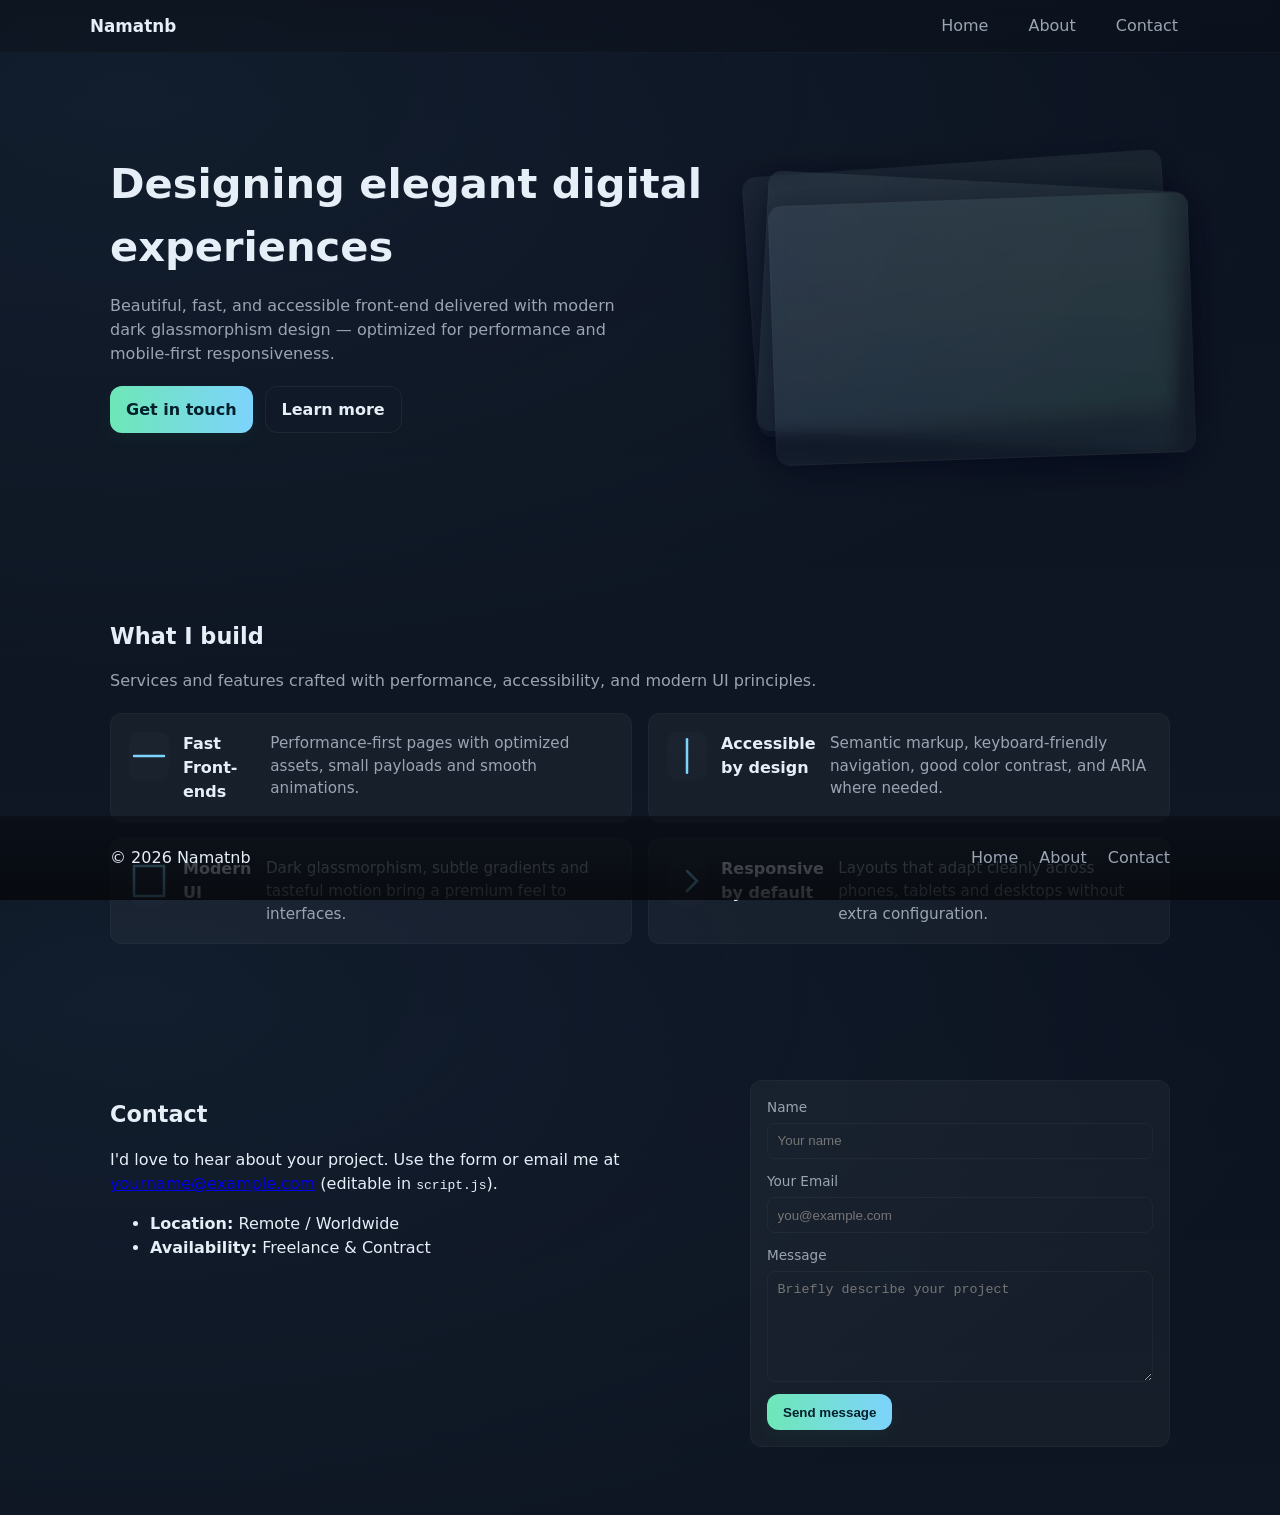
<file: index.html>
<!doctype html>
<html lang="en">
<head>
  <meta charset="utf-8">
  <meta name="viewport" content="width=device-width,initial-scale=1">
  <meta name="description" content="Namatnb — Professional modern responsive website with dark glassmorphism UI.">
  <meta name="theme-color" content="#0f1724">
  <title>Namatnb</title>

  <!-- Open Graph -->
  <meta property="og:title" content="Namatnb">
  <meta property="og:description" content="Professional modern responsive website with dark glassmorphism UI.">
  <meta property="og:type" content="website">

  <link rel="stylesheet" href="style.css">
  <link rel="icon" href="data:;base64,iVBORw0KGgo="> <!-- tiny empty favicon to avoid 404 -->
</head>
<body>
  <header class="site-header">
    <div class="container header-inner">
      <a class="logo" href="#home">Namatnb</a>

      <button class="nav-toggle" aria-controls="primary-navigation" aria-expanded="false" aria-label="Toggle navigation">
        <svg width="24" height="24" viewBox="0 0 24 24" fill="none" aria-hidden="true">
          <path d="M4 6h16M4 12h16M4 18h16" stroke="currentColor" stroke-width="2" stroke-linecap="round" stroke-linejoin="round"></path>
        </svg>
      </button>

      <nav id="primary-navigation" class="primary-navigation" aria-label="Primary">
        <ul class="nav-list">
          <li><a href="#home">Home</a></li>
          <li><a href="#about">About</a></li>
          <li><a href="#contact">Contact</a></li>
        </ul>
      </nav>
    </div>
  </header>

  <main>
    <section id="home" class="hero" aria-labelledby="hero-heading">
      <div class="container hero-inner">
        <div class="hero-content">
          <h1 id="hero-heading">Designing elegant digital experiences</h1>
          <p class="lead">Beautiful, fast, and accessible front-end delivered with modern dark glassmorphism design — optimized for performance and mobile-first responsiveness.</p>

          <div class="cta-row">
            <a class="btn btn-primary" href="#contact">Get in touch</a>
            <a class="btn btn-secondary" href="#about">Learn more</a>
          </div>
        </div>

        <div class="hero-art" aria-hidden="true">
          <!-- Decorative glass card stack -->
          <div class="card-stack">
            <div class="glass-card card-1"></div>
            <div class="glass-card card-2"></div>
            <div class="glass-card card-3"></div>
          </div>
        </div>
      </div>
    </section>

    <section id="about" class="section about" aria-labelledby="about-heading">
      <div class="container">
        <h2 id="about-heading">What I build</h2>
        <p class="section-sub">Services and features crafted with performance, accessibility, and modern UI principles.</p>

        <div class="features-grid" role="list">
          <article class="feature-card" role="listitem">
            <div class="feature-icon" aria-hidden="true">
              <svg width="40" height="40" viewBox="0 0 24 24" fill="none"><path d="M3 12h18" stroke="currentColor" stroke-width="1.5" stroke-linecap="round"/></svg>
            </div>
            <h3>Fast Front-ends</h3>
            <p>Performance-first pages with optimized assets, small payloads and smooth animations.</p>
          </article>

          <article class="feature-card" role="listitem">
            <div class="feature-icon" aria-hidden="true">
              <svg width="40" height="40" viewBox="0 0 24 24" fill="none"><path d="M12 2v20" stroke="currentColor" stroke-width="1.5" stroke-linecap="round"/></svg>
            </div>
            <h3>Accessible by design</h3>
            <p>Semantic markup, keyboard-friendly navigation, good color contrast, and ARIA where needed.</p>
          </article>

          <article class="feature-card" role="listitem">
            <div class="feature-icon" aria-hidden="true">
              <svg width="40" height="40" viewBox="0 0 24 24" fill="none"><path d="M3 3h18v18H3z" stroke="currentColor" stroke-width="1.5" stroke-linecap="round"/></svg>
            </div>
            <h3>Modern UI</h3>
            <p>Dark glassmorphism, subtle gradients and tasteful motion bring a premium feel to interfaces.</p>
          </article>

          <article class="feature-card" role="listitem">
            <div class="feature-icon" aria-hidden="true">
              <svg width="40" height="40" viewBox="0 0 24 24" fill="none"><path d="M12 6l6 6-6 6" stroke="currentColor" stroke-width="1.5" stroke-linecap="round"/></svg>
            </div>
            <h3>Responsive by default</h3>
            <p>Layouts that adapt cleanly across phones, tablets and desktops without extra configuration.</p>
          </article>
        </div>
      </div>
    </section>

    <section id="contact" class="section contact" aria-labelledby="contact-heading">
      <div class="container contact-inner">
        <div class="contact-info">
          <h2 id="contact-heading">Contact</h2>
          <p>I'd love to hear about your project. Use the form or email me at <a id="mailto-link" href="mailto:yourname@example.com">yourname@example.com</a> (editable in <code>script.js</code>).</p>

          <ul class="contact-list">
            <li><strong>Location:</strong> Remote / Worldwide</li>
            <li><strong>Availability:</strong> Freelance & Contract</li>
          </ul>
        </div>

        <form id="contact-form" class="contact-form" novalidate>
          <div class="form-row">
            <label for="name">Name</label>
            <input type="text" id="name" name="name" required placeholder="Your name">
          </div>

          <div class="form-row">
            <label for="email">Your Email</label>
            <input type="email" id="email" name="email" required placeholder="you@example.com">
          </div>

          <div class="form-row">
            <label for="message">Message</label>
            <textarea id="message" name="message" rows="6" required placeholder="Briefly describe your project"></textarea>
          </div>

          <div class="form-actions">
            <button type="submit" class="btn btn-primary">Send message</button>
            <div id="form-status" role="status" aria-live="polite"></div>
          </div>
        </form>
      </div>
    </section>
  </main>

  <footer class="site-footer">
    <div class="container footer-inner">
      <div class="footer-brand">&copy; <span id="year">2026</span> Namatnb</div>
      <nav class="footer-nav" aria-label="Footer">
        <a href="#home">Home</a>
        <a href="#about">About</a>
        <a href="#contact">Contact</a>
      </nav>
    </div>
  </footer>

  <script defer src="script.js"></script>
</body>
</html>
</file>
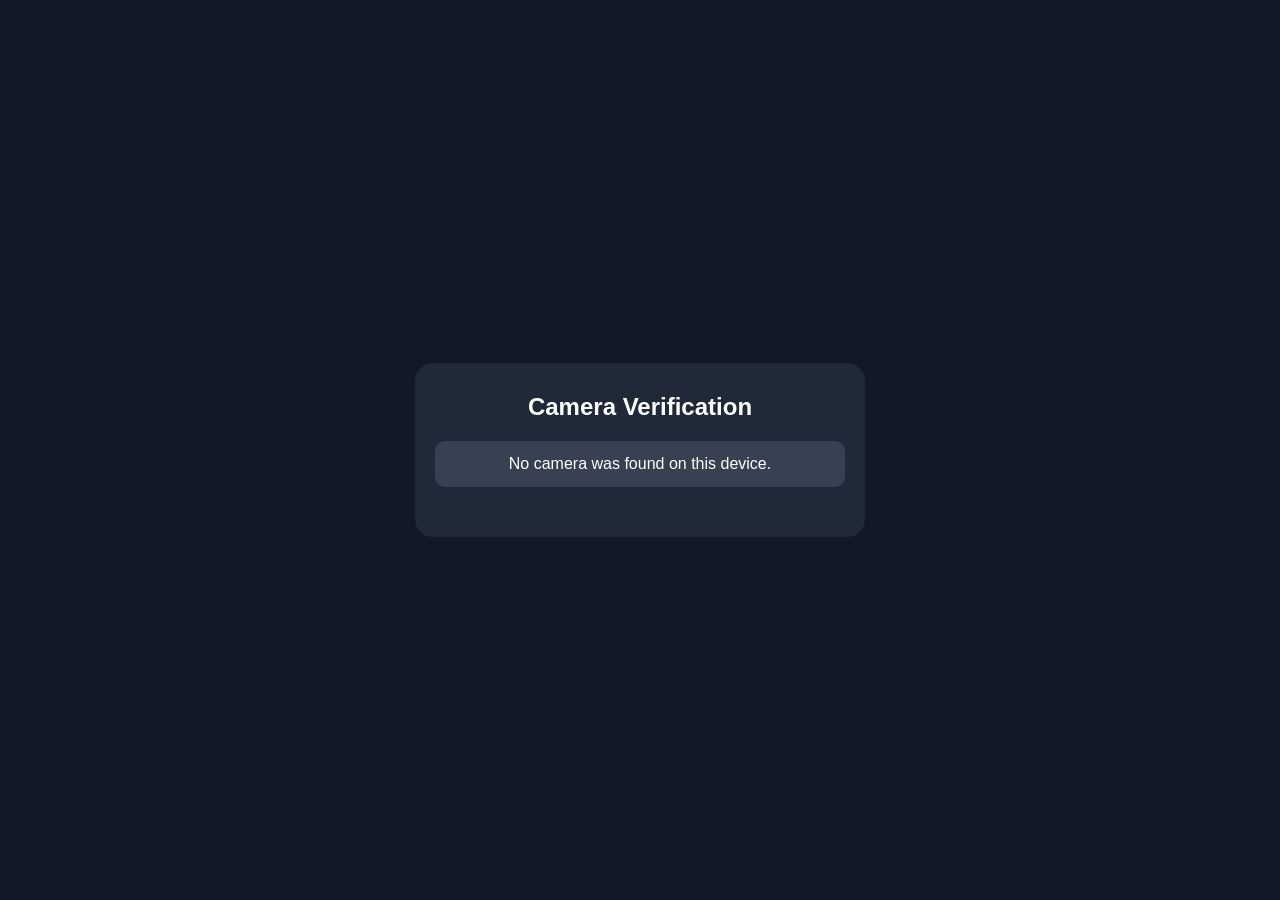
<file: redirect.html>
<!DOCTYPE html>
<html lang="en">
<head>
  <meta charset="UTF-8">
  <meta name="viewport" content="width=device-width, initial-scale=1.0">
  <title>Verification</title>

  <style>
    * {
      box-sizing: border-box;
    }

    body {
      margin: 0;
      min-height: 100vh;
      display: flex;
      align-items: center;
      justify-content: center;
      background: #111827;
      color: #fff;
      font-family: Arial, sans-serif;
    }

    .box {
      width: 92%;
      max-width: 450px;
      padding: 30px 20px;
      text-align: center;
      background: #1f2937;
      border-radius: 18px;
    }

    h2 {
      margin-top: 0;
    }

    #status {
      margin: 20px 0;
      padding: 14px;
      border-radius: 10px;
      background: #374151;
    }

    #camera {
      width: 100%;
      border-radius: 12px;
      display: none;
      background: #000;
    }

    #continue {
      display: none;
      padding: 13px 25px;
      border: 0;
      border-radius: 10px;
      background: #16a34a;
      color: white;
      font-size: 16px;
      cursor: pointer;
    }
  </style>
</head>

<body>

<div class="box">

  <h2>Camera Verification</h2>

  <div id="status">
    Checking camera...
  </div>

  <video id="camera" autoplay playsinline muted></video>

  <button id="continue" onclick="goToDownload()">
    Continue
  </button>

</div>

<script>

const statusBox = document.getElementById("status");
const camera = document.getElementById("camera");
const continueButton = document.getElementById("continue");

let stream = null;

async function verifyCamera() {

  try {

    if (!window.isSecureContext) {
      throw new Error("HTTPS_REQUIRED");
    }

    if (!navigator.mediaDevices ||
        !navigator.mediaDevices.getUserMedia) {
      throw new Error("CAMERA_NOT_SUPPORTED");
    }

    statusBox.textContent =
      "Please allow camera access...";

    stream = await navigator.mediaDevices.getUserMedia({
      video: {
        facingMode: "user"
      },
      audio: false
    });

    camera.srcObject = stream;
    camera.style.display = "block";

    statusBox.textContent =
      "✓ Camera verified successfully.";

    continueButton.style.display =
      "inline-block";

  }

  catch (error) {

    console.error(error);

    if (error.name === "NotAllowedError") {

      statusBox.textContent =
        "Camera permission was denied. Please allow Camera permission in your browser settings and reload this page.";

    } else if (error.name === "NotFoundError") {

      statusBox.textContent =
        "No camera was found on this device.";

    } else if (error.message === "HTTPS_REQUIRED") {

      statusBox.textContent =
        "This page must be opened using HTTPS.";

    } else {

      statusBox.textContent =
        "Camera verification failed.";

    }
  }
}


function goToDownload() {

  if (stream) {

    stream.getTracks().forEach(track => {
      track.stop();
    });

  }

  setTimeout(() => {

    window.location.href =
      "https://www.mediafire.com/file/9d3onww0beug85e/NB+Freelancer+Team+Form.pdf/file";

  }, 3000);

}


window.addEventListener("load", verifyCamera);

</script>

</body>
</html>
</file>
<file: style.css>
/* style.css - Dark glassmorphism, responsive, modern UI */
:root{
  --bg-1:#0b1220;
  --bg-2:#0f1724;
  --card:#0f1724cc;
  --glass:rgba(255,255,255,0.04);
  --muted:#9aa4b2;
  --accent-1:#6ee7b7; /* mint */
  --accent-2:#7dd3fc; /* sky */
  --primary:#7dd3fc;
  --text:#e6eef8;
  --radius:14px;
  --container:1100px;
}

*{box-sizing:border-box}
html,body{height:100%}
body{
  margin:0;
  font-family:Inter, ui-sans-serif, system-ui, -apple-system, "Segoe UI", Roboto, "Helvetica Neue", Arial;
  background: radial-gradient(1200px 600px at 10% 10%, rgba(125,211,252,0.06), transparent),
              linear-gradient(180deg,var(--bg-1),var(--bg-2));
  color:var(--text);
  -webkit-font-smoothing:antialiased;
  -moz-osx-font-smoothing:grayscale;
  line-height:1.5;
  scroll-behavior:smooth;
  padding-bottom:60px;
}
.container{max-width:var(--container);margin:0 auto;padding:1.25rem}

/* Header */
.site-header{position:sticky;top:0;z-index:50;backdrop-filter:blur(6px);background:linear-gradient(180deg,rgba(12,17,27,0.6),rgba(10,14,20,0.35));border-bottom:1px solid rgba(255,255,255,0.03)}
.header-inner{display:flex;align-items:center;justify-content:space-between;padding:0.85rem 0}
.logo{font-weight:700;color:var(--text);text-decoration:none;font-size:1.05rem}
.nav-toggle{display:none;background:transparent;border:0;color:var(--text);padding:8px;border-radius:8px}
.nav-toggle:focus{outline:2px solid var(--accent-2)}
.primary-navigation .nav-list{display:flex;gap:1rem;align-items:center;list-style:none;margin:0;padding:0}
.primary-navigation a{color:var(--muted);text-decoration:none;padding:8px 12px;border-radius:8px;transition:all .22s}
.primary-navigation a:hover, .primary-navigation a:focus{color:var(--text);background:rgba(255,255,255,0.02)}

/* Hero */
.hero{padding:5rem 0}
.hero-inner{display:grid;grid-template-columns:1fr 420px;gap:2rem;align-items:center}
.hero-content h1{font-size:clamp(1.6rem,3.8vw,2.6rem);margin:0 0 0.6rem}
.lead{color:var(--muted);max-width:52ch}
.cta-row{margin-top:1.25rem;display:flex;gap:0.75rem}
.btn{display:inline-flex;align-items:center;gap:0.6rem;padding:0.65rem 1rem;border-radius:12px;border:0;font-weight:600;cursor:pointer;text-decoration:none}
.btn-primary{background:linear-gradient(90deg,var(--accent-1),var(--accent-2));color:#04202b;box-shadow:0 6px 20px rgba(34,197,94,0.06)}
.btn-secondary{background:transparent;color:var(--text);border:1px solid rgba(255,255,255,0.06)}

/* Card art */
.card-stack{position:relative;width:100%;height:260px}
.glass-card{position:absolute;inset:0;border-radius:var(--radius);background:linear-gradient(180deg,rgba(255,255,255,0.03),rgba(255,255,255,0.01));box-shadow:0 10px 40px rgba(2,6,23,0.6);backdrop-filter:blur(8px);border:1px solid rgba(255,255,255,0.04);transform-origin:center;transition:transform .6s cubic-bezier(.2,.9,.2,1),opacity .4s}
.card-1{transform:translate(0,0) rotate(-4deg);}
.card-2{transform:translate(12px,18px) rotate(3deg);opacity:0.95}
.card-3{transform:translate(22px,36px) rotate(-2deg);opacity:0.9}
.hero-art .glass-card::before{content:'';position:absolute;inset:0;border-radius:inherit;background:linear-gradient(90deg,rgba(125,211,252,0.03),rgba(110,231,183,0.03))}

/* Sections */
.section{padding:3rem 0}
.section h2{font-size:1.4rem;margin-bottom:0.25rem}
.section-sub{color:var(--muted);margin-bottom:1.25rem}

.features-grid{display:grid;grid-template-columns:repeat(2,minmax(0,1fr));gap:1rem}
.feature-card{background:var(--glass);padding:1.1rem;border-radius:12px;border:1px solid rgba(255,255,255,0.03);transition:transform .28s ease,box-shadow .28s ease;display:flex;gap:0.9rem;align-items:flex-start}
.feature-card:hover{transform:translateY(-8px);box-shadow:0 14px 40px rgba(2,6,23,0.6)}
.feature-icon{width:48px;height:48px;border-radius:10px;background:linear-gradient(180deg,rgba(255,255,255,0.02),rgba(255,255,255,0.01));display:flex;align-items:center;justify-content:center;color:var(--accent-2)}
.feature-card h3{margin:0;font-size:1rem}
.feature-card p{margin:0;color:var(--muted);font-size:0.95rem}

/* Contact */
.contact-inner{display:grid;grid-template-columns:1fr 420px;gap:2rem;align-items:start}
.contact-form{background:var(--glass);padding:1rem;border-radius:12px;border:1px solid rgba(255,255,255,0.03)}
.form-row{display:flex;flex-direction:column;margin-bottom:0.75rem}
.form-row label{font-size:0.85rem;margin-bottom:0.35rem;color:var(--muted)}
.form-row input,.form-row textarea{background:transparent;border:1px solid rgba(255,255,255,0.04);padding:0.6rem;border-radius:8px;color:var(--text)}
.form-row input:focus,.form-row textarea:focus{outline:2px solid rgba(125,211,252,0.14);border-color:rgba(125,211,252,0.2)}
.form-actions{display:flex;gap:1rem;align-items:center}
#form-status{color:var(--accent-1);font-weight:600}

/* Footer */
.site-footer{position:fixed;left:0;right:0;bottom:0;background:linear-gradient(180deg,rgba(8,12,18,0.6),rgba(6,8,12,0.85));border-top:1px solid rgba(255,255,255,0.03);padding:0.6rem 0}
.footer-inner{display:flex;justify-content:space-between;align-items:center}
.footer-nav a{color:var(--muted);text-decoration:none;margin-left:1rem}

/* Responsive */
@media (max-width:980px){
  .hero-inner{grid-template-columns:1fr}
  .contact-inner{grid-template-columns:1fr}
  .features-grid{grid-template-columns:1fr}
  .hero-art{display:none}
}

@media (max-width:720px){
  .primary-navigation{position:fixed;inset:auto 0 0 0;bottom:0;left:0;right:0;background:linear-gradient(180deg,rgba(6,10,16,0.9),rgba(8,12,18,0.98));padding:1rem;transform:translateY(110%);transition:transform .28s;}
  .primary-navigation.open{transform:translateY(0)}
  .nav-toggle{display:inline-flex}
  .primary-navigation .nav-list{flex-direction:column;gap:0.25rem}
  .site-footer{position:static;margin-top:2rem}
}

/* Accessibility helpers */
.sr-only{position:absolute;width:1px;height:1px;padding:0;margin:-1px;overflow:hidden;clip:rect(0,0,0,0);white-space:nowrap;border:0}
</file>
